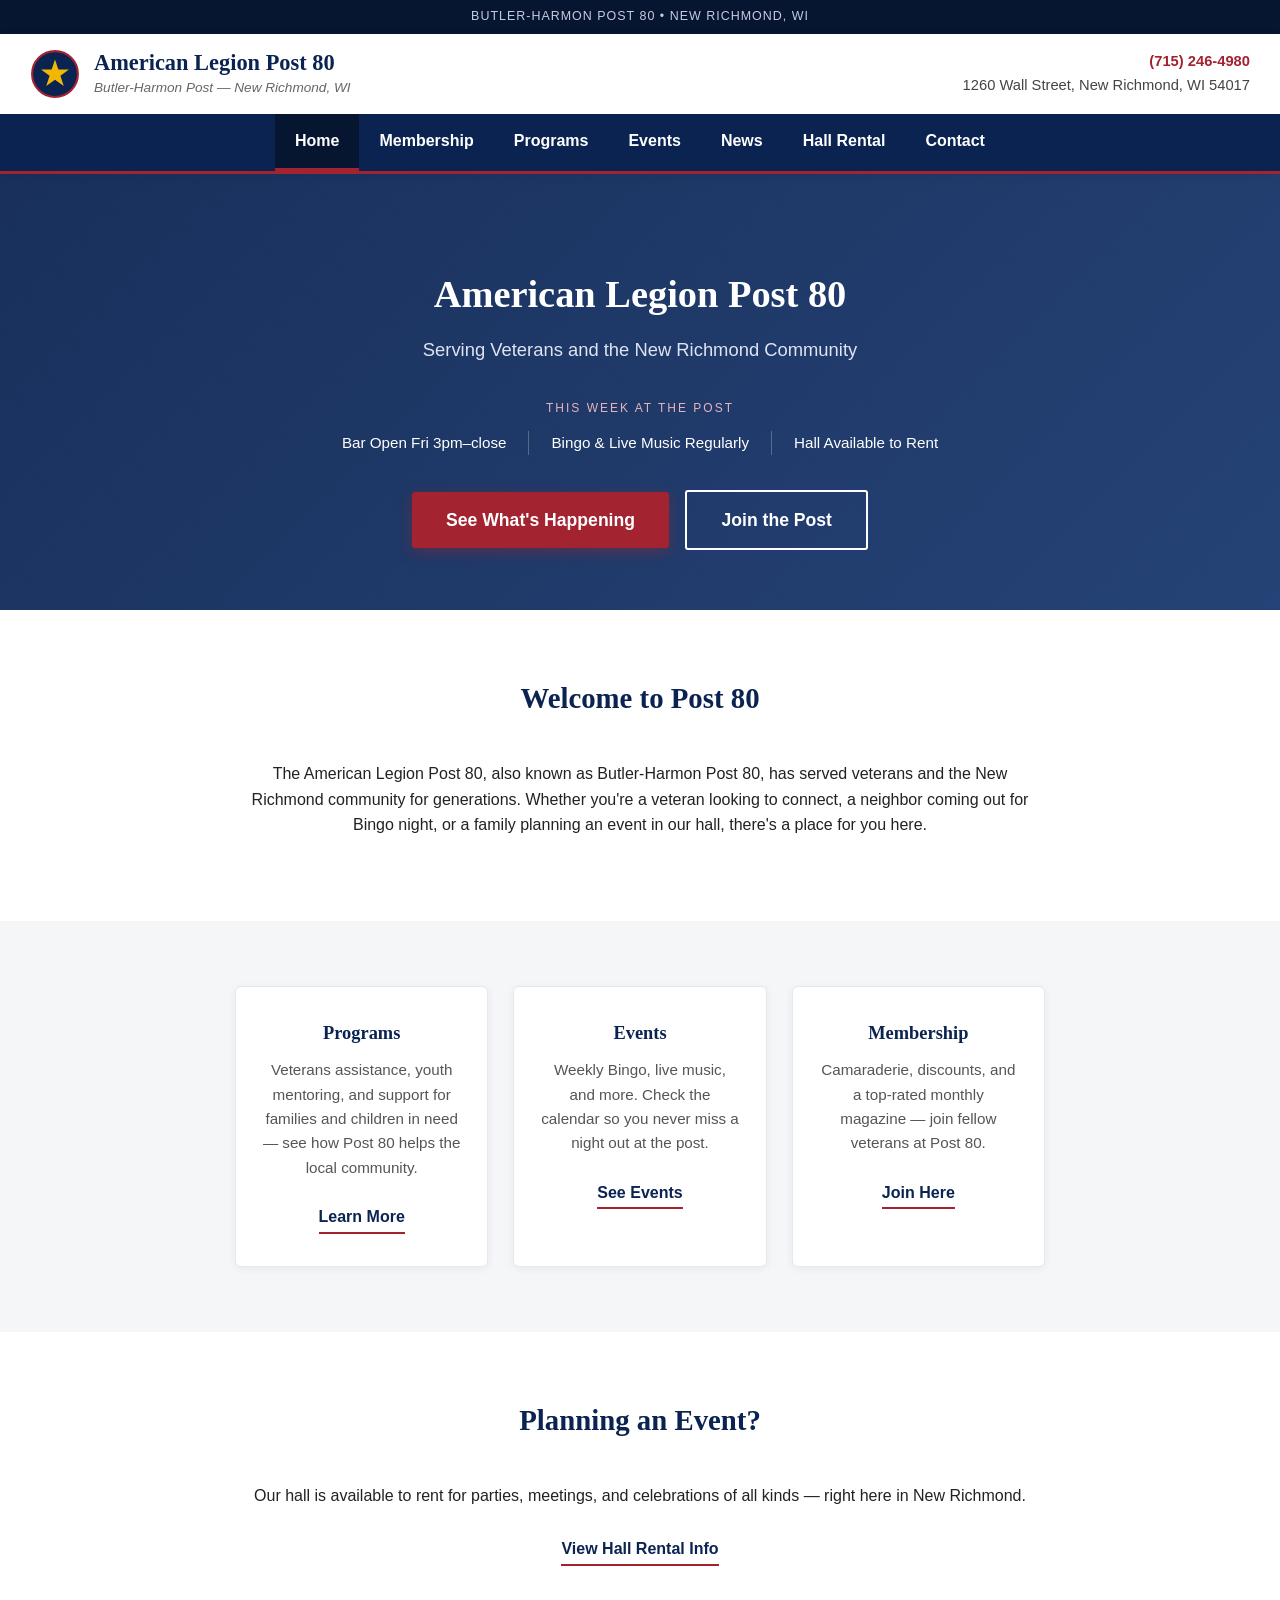
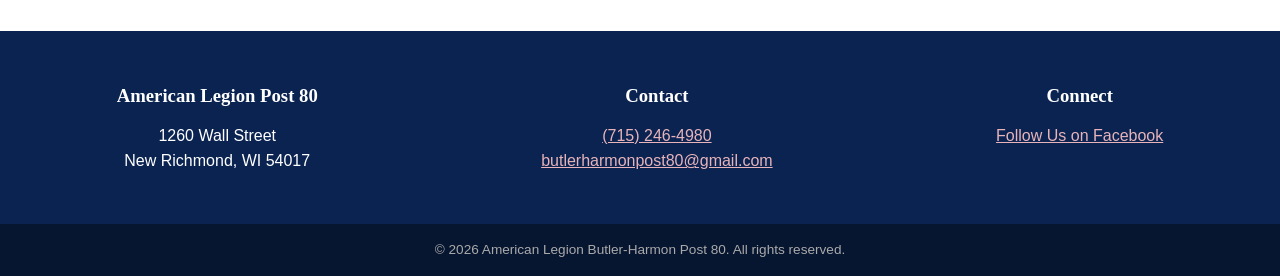
<file: index.html>
<!DOCTYPE html>
<html lang="en">
<head>
<meta charset="UTF-8">
<meta name="viewport" content="width=device-width, initial-scale=1.0">
<title>American Legion Post 80 - New Richmond, WI</title>
<link rel="stylesheet" href="style.css">
</head>
<body>

<div class="masthead">Butler-Harmon Post 80 &bull; New Richmond, WI</div>

<header class="site-header">
  <div class="header-inner">
    <a href="index.html" class="logo-block">
      <svg class="logo-icon" viewBox="0 0 24 24" fill="none" xmlns="http://www.w3.org/2000/svg">
        <circle cx="12" cy="12" r="11" fill="#0a2351" stroke="#a32330" stroke-width="1"/>
        <path d="M12 5l1.6 4.8h5.1l-4.1 3 1.6 4.9-4.2-3-4.2 3 1.6-4.9-4.1-3h5.1L12 5z" fill="#f2b705"/>
      </svg>
      <div class="logo-text">
        <span class="logo-name">American Legion Post 80</span>
        <span class="tagline">Butler-Harmon Post &mdash; New Richmond, WI</span>
      </div>
    </a>
    <div class="header-contact">
      <div><a href="tel:7152464980">(715) 246-4980</a></div>
      <div>1260 Wall Street, New Richmond, WI 54017</div>
    </div>
  </div>
  <nav class="main-nav">
    <a href="index.html" class="active">Home</a>
    <a href="membership.html">Membership</a>
    <a href="programs.html">Programs</a>
    <a href="events.html">Events</a>
    <a href="news.html">News</a>
    <a href="hall-rental.html">Hall Rental</a>
    <a href="contact.html">Contact</a>
  </nav>
</header>

<section class="hero">
  <h1>American Legion Post 80</h1>
  <p class="hero-sub">Serving Veterans and the New Richmond Community</p>
  <div class="fact-bar-label">This Week at the Post</div>
  <div class="fact-bar">
    <span>Bar Open Fri 3pm&ndash;close</span>
    <span>Bingo &amp; Live Music Regularly</span>
    <span>Hall Available to Rent</span>
  </div>
  <a class="cta-button" href="events.html">See What's Happening</a>
  <a class="cta-button secondary" href="membership.html">Join the Post</a>
</section>

<section class="home-section">
  <div class="section-heading">
    <h2>Welcome to Post 80</h2>
  </div>
  <p>The American Legion Post 80, also known as Butler-Harmon Post 80, has served veterans and the New Richmond community for generations. Whether you're a veteran looking to connect, a neighbor coming out for Bingo night, or a family planning an event in our hall, there's a place for you here.</p>
</section>

<section class="home-section alt">
  <div class="highlight-cards">
    <div class="highlight-card">
      <h3>Programs</h3>
      <p>Veterans assistance, youth mentoring, and support for families and children in need &mdash; see how Post 80 helps the local community.</p>
      <a class="text-link" href="programs.html">Learn More</a>
    </div>
    <div class="highlight-card">
      <h3>Events</h3>
      <p>Weekly Bingo, live music, and more. Check the calendar so you never miss a night out at the post.</p>
      <a class="text-link" href="events.html">See Events</a>
    </div>
    <div class="highlight-card">
      <h3>Membership</h3>
      <p>Camaraderie, discounts, and a top-rated monthly magazine &mdash; join fellow veterans at Post 80.</p>
      <a class="text-link" href="membership.html">Join Here</a>
    </div>
  </div>
</section>

<section class="home-section">
  <div class="section-heading">
    <h2>Planning an Event?</h2>
  </div>
  <p>Our hall is available to rent for parties, meetings, and celebrations of all kinds &mdash; right here in New Richmond.</p>
  <a class="text-link" href="hall-rental.html">View Hall Rental Info</a>
</section>

<footer class="site-footer">
  <div class="footer-column">
    <h3>American Legion Post 80</h3>
    <p>1260 Wall Street<br>New Richmond, WI 54017</p>
  </div>
  <div class="footer-column">
    <h3>Contact</h3>
    <p><a href="tel:7152464980">(715) 246-4980</a></p>
    <p><a href="mailto:butlerharmonpost80@gmail.com">butlerharmonpost80@gmail.com</a></p>
  </div>
  <div class="footer-column">
    <h3>Connect</h3>
    <p><a href="https://www.facebook.com/" target="_blank" rel="noopener">Follow Us on Facebook</a></p>
  </div>
</footer>
<div class="copyright">&copy; 2026 American Legion Butler-Harmon Post 80. All rights reserved.</div>

</body>
</html>
</file>
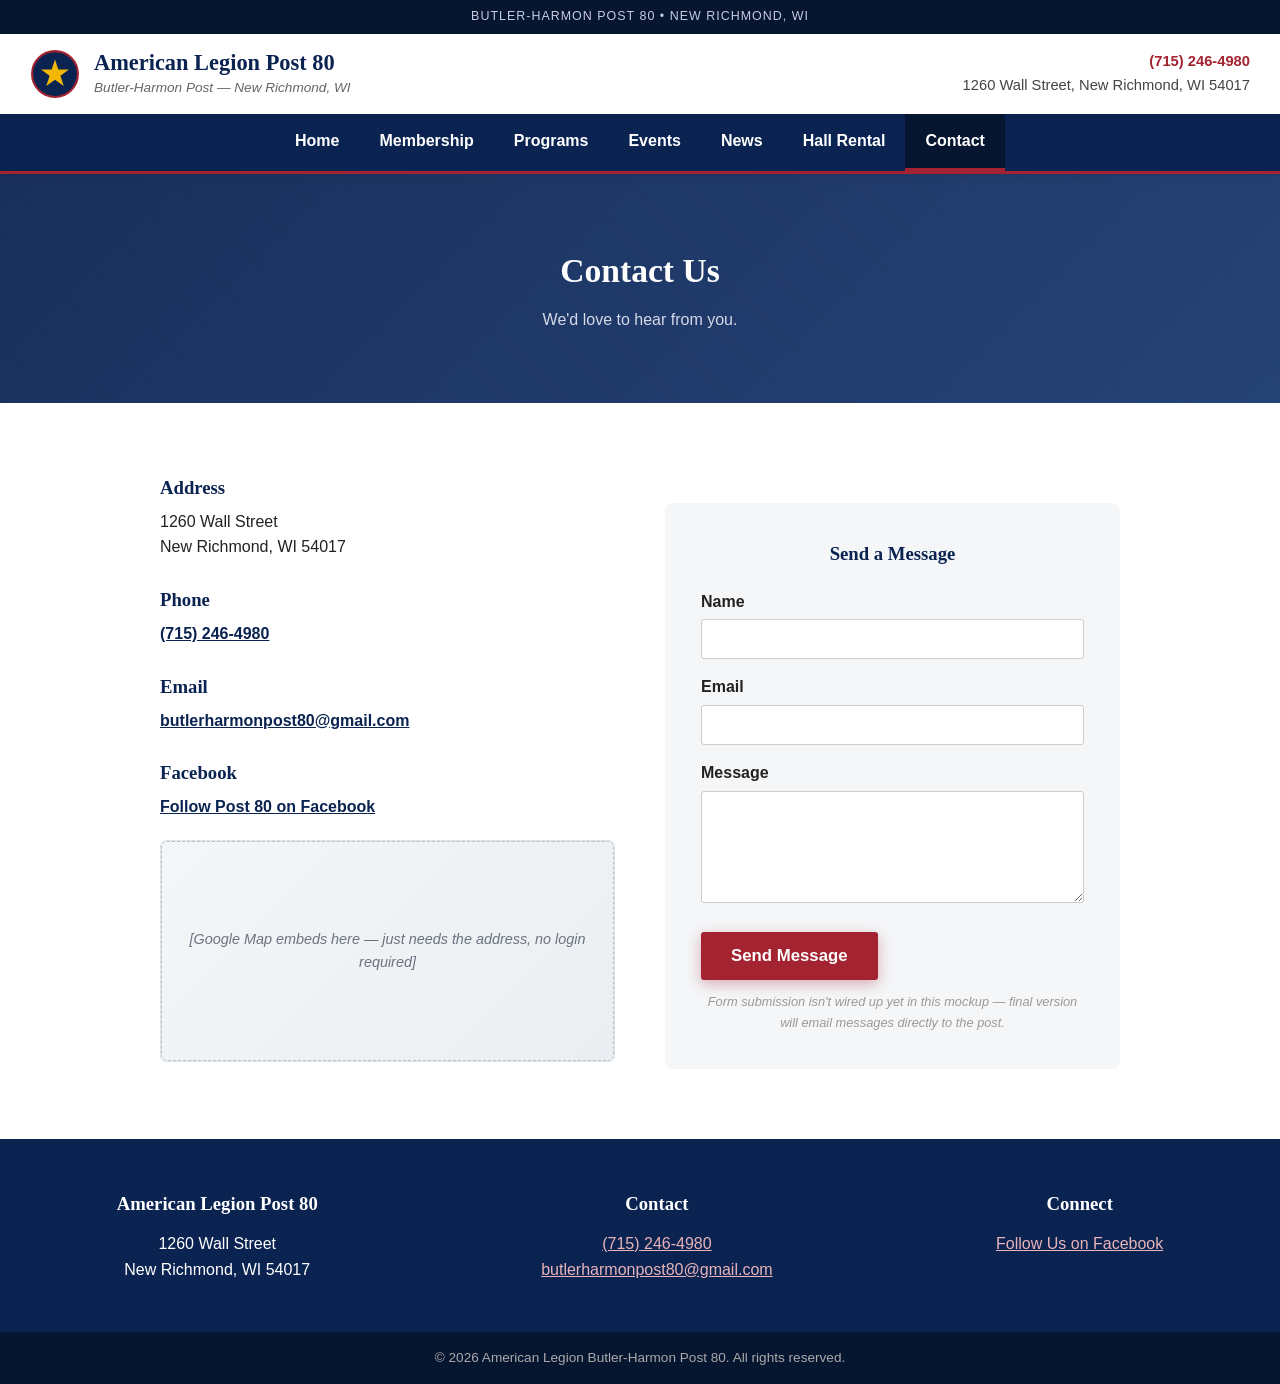
<file: contact.html>
<!DOCTYPE html>
<html lang="en">
<head>
<meta charset="UTF-8">
<meta name="viewport" content="width=device-width, initial-scale=1.0">
<title>Contact - American Legion Post 80</title>
<link rel="stylesheet" href="style.css">
</head>
<body>

<div class="masthead">Butler-Harmon Post 80 &bull; New Richmond, WI</div>

<header class="site-header">
  <div class="header-inner">
    <a href="index.html" class="logo-block">
      <svg class="logo-icon" viewBox="0 0 24 24" fill="none" xmlns="http://www.w3.org/2000/svg">
        <circle cx="12" cy="12" r="11" fill="#0a2351" stroke="#a32330" stroke-width="1"/>
        <path d="M12 5l1.6 4.8h5.1l-4.1 3 1.6 4.9-4.2-3-4.2 3 1.6-4.9-4.1-3h5.1L12 5z" fill="#f2b705"/>
      </svg>
      <div class="logo-text">
        <span class="logo-name">American Legion Post 80</span>
        <span class="tagline">Butler-Harmon Post &mdash; New Richmond, WI</span>
      </div>
    </a>
    <div class="header-contact">
      <div><a href="tel:7152464980">(715) 246-4980</a></div>
      <div>1260 Wall Street, New Richmond, WI 54017</div>
    </div>
  </div>
  <nav class="main-nav">
    <a href="index.html">Home</a>
    <a href="membership.html">Membership</a>
    <a href="programs.html">Programs</a>
    <a href="events.html">Events</a>
    <a href="news.html">News</a>
    <a href="hall-rental.html">Hall Rental</a>
    <a href="contact.html" class="active">Contact</a>
  </nav>
</header>

<section class="page-banner">
  <h1>Contact Us</h1>
  <p>We'd love to hear from you.</p>
</section>

<div class="contact-page">
  <div class="contact-info">
    <h3>Address</h3>
    <p>1260 Wall Street<br>New Richmond, WI 54017</p>

    <h3>Phone</h3>
    <p><a href="tel:7152464980">(715) 246-4980</a></p>

    <h3>Email</h3>
    <p><a href="mailto:butlerharmonpost80@gmail.com">butlerharmonpost80@gmail.com</a></p>

    <h3>Facebook</h3>
    <p><a href="https://www.facebook.com/" target="_blank" rel="noopener">Follow Post 80 on Facebook</a></p>

    <div class="map-embed">
      <div class="gallery-placeholder" style="height:220px;">[Google Map embeds here &mdash; just needs the address, no login required]</div>
    </div>
  </div>

  <div class="contact-form-wrap">
    <div class="form-card">
      <h3>Send a Message</h3>
      <form>
        <label for="c-name">Name</label>
        <input type="text" id="c-name" name="name" required>

        <label for="c-email">Email</label>
        <input type="email" id="c-email" name="email" required>

        <label for="c-message">Message</label>
        <textarea id="c-message" name="message" rows="5" required></textarea>

        <button type="submit">Send Message</button>
      </form>
      <p class="form-note">Form submission isn't wired up yet in this mockup &mdash; final version will email messages directly to the post.</p>
    </div>
  </div>
</div>

<footer class="site-footer">
  <div class="footer-column">
    <h3>American Legion Post 80</h3>
    <p>1260 Wall Street<br>New Richmond, WI 54017</p>
  </div>
  <div class="footer-column">
    <h3>Contact</h3>
    <p><a href="tel:7152464980">(715) 246-4980</a></p>
    <p><a href="mailto:butlerharmonpost80@gmail.com">butlerharmonpost80@gmail.com</a></p>
  </div>
  <div class="footer-column">
    <h3>Connect</h3>
    <p><a href="https://www.facebook.com/" target="_blank" rel="noopener">Follow Us on Facebook</a></p>
  </div>
</footer>
<div class="copyright">&copy; 2026 American Legion Butler-Harmon Post 80. All rights reserved.</div>

</body>
</html>
</file>
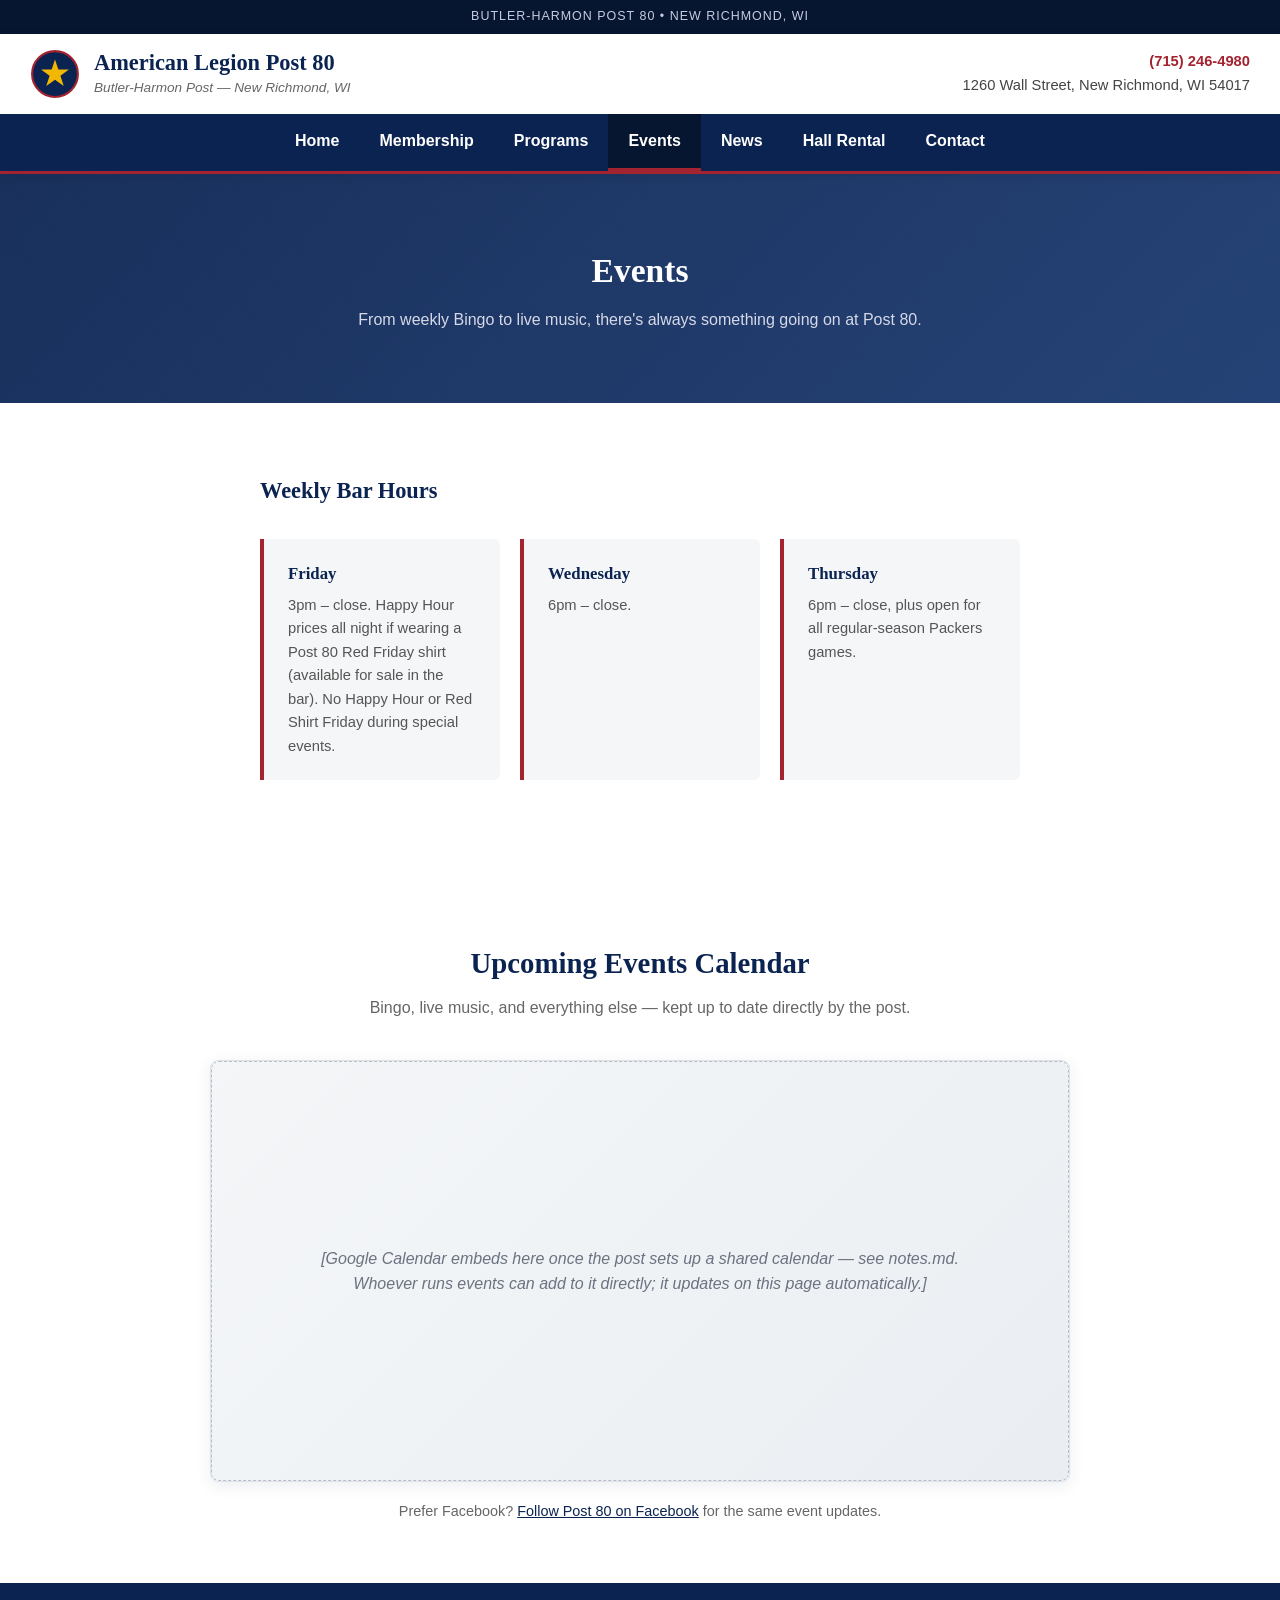
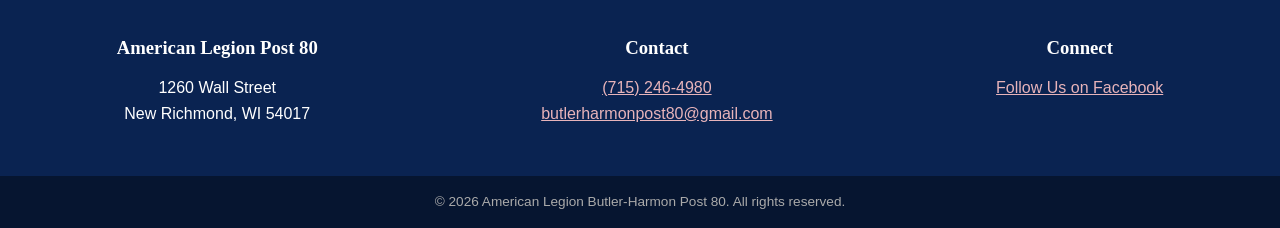
<file: events.html>
<!DOCTYPE html>
<html lang="en">
<head>
<meta charset="UTF-8">
<meta name="viewport" content="width=device-width, initial-scale=1.0">
<title>Events - American Legion Post 80</title>
<link rel="stylesheet" href="style.css">
</head>
<body>

<div class="masthead">Butler-Harmon Post 80 &bull; New Richmond, WI</div>

<header class="site-header">
  <div class="header-inner">
    <a href="index.html" class="logo-block">
      <svg class="logo-icon" viewBox="0 0 24 24" fill="none" xmlns="http://www.w3.org/2000/svg">
        <circle cx="12" cy="12" r="11" fill="#0a2351" stroke="#a32330" stroke-width="1"/>
        <path d="M12 5l1.6 4.8h5.1l-4.1 3 1.6 4.9-4.2-3-4.2 3 1.6-4.9-4.1-3h5.1L12 5z" fill="#f2b705"/>
      </svg>
      <div class="logo-text">
        <span class="logo-name">American Legion Post 80</span>
        <span class="tagline">Butler-Harmon Post &mdash; New Richmond, WI</span>
      </div>
    </a>
    <div class="header-contact">
      <div><a href="tel:7152464980">(715) 246-4980</a></div>
      <div>1260 Wall Street, New Richmond, WI 54017</div>
    </div>
  </div>
  <nav class="main-nav">
    <a href="index.html">Home</a>
    <a href="membership.html">Membership</a>
    <a href="programs.html">Programs</a>
    <a href="events.html" class="active">Events</a>
    <a href="news.html">News</a>
    <a href="hall-rental.html">Hall Rental</a>
    <a href="contact.html">Contact</a>
  </nav>
</header>

<section class="page-banner">
  <h1>Events</h1>
  <p>From weekly Bingo to live music, there's always something going on at Post 80.</p>
</section>

<div class="content-page">
  <h2>Weekly Bar Hours</h2>
  <div class="info-cards">
    <div class="info-card">
      <h3>Friday</h3>
      <p>3pm &ndash; close. Happy Hour prices all night if wearing a Post 80 Red Friday shirt (available for sale in the bar). No Happy Hour or Red Shirt Friday during special events.</p>
    </div>
    <div class="info-card">
      <h3>Wednesday</h3>
      <p>6pm &ndash; close.</p>
    </div>
    <div class="info-card">
      <h3>Thursday</h3>
      <p>6pm &ndash; close, plus open for all regular-season Packers games.</p>
    </div>
  </div>
</div>

<section class="calendar-section">
  <div class="section-heading">
    <h2>Upcoming Events Calendar</h2>
    <p>Bingo, live music, and everything else &mdash; kept up to date directly by the post.</p>
  </div>

  <div class="calendar-embed-frame">
    <div class="calendar-placeholder">
      [Google Calendar embeds here once the post sets up a shared calendar &mdash; see notes.md.<br>
      Whoever runs events can add to it directly; it updates on this page automatically.]
    </div>
  </div>
  <p class="calendar-note">Prefer Facebook? <a href="https://www.facebook.com/" target="_blank" rel="noopener">Follow Post 80 on Facebook</a> for the same event updates.</p>
</section>

<footer class="site-footer">
  <div class="footer-column">
    <h3>American Legion Post 80</h3>
    <p>1260 Wall Street<br>New Richmond, WI 54017</p>
  </div>
  <div class="footer-column">
    <h3>Contact</h3>
    <p><a href="tel:7152464980">(715) 246-4980</a></p>
    <p><a href="mailto:butlerharmonpost80@gmail.com">butlerharmonpost80@gmail.com</a></p>
  </div>
  <div class="footer-column">
    <h3>Connect</h3>
    <p><a href="https://www.facebook.com/" target="_blank" rel="noopener">Follow Us on Facebook</a></p>
  </div>
</footer>
<div class="copyright">&copy; 2026 American Legion Butler-Harmon Post 80. All rights reserved.</div>

</body>
</html>
</file>
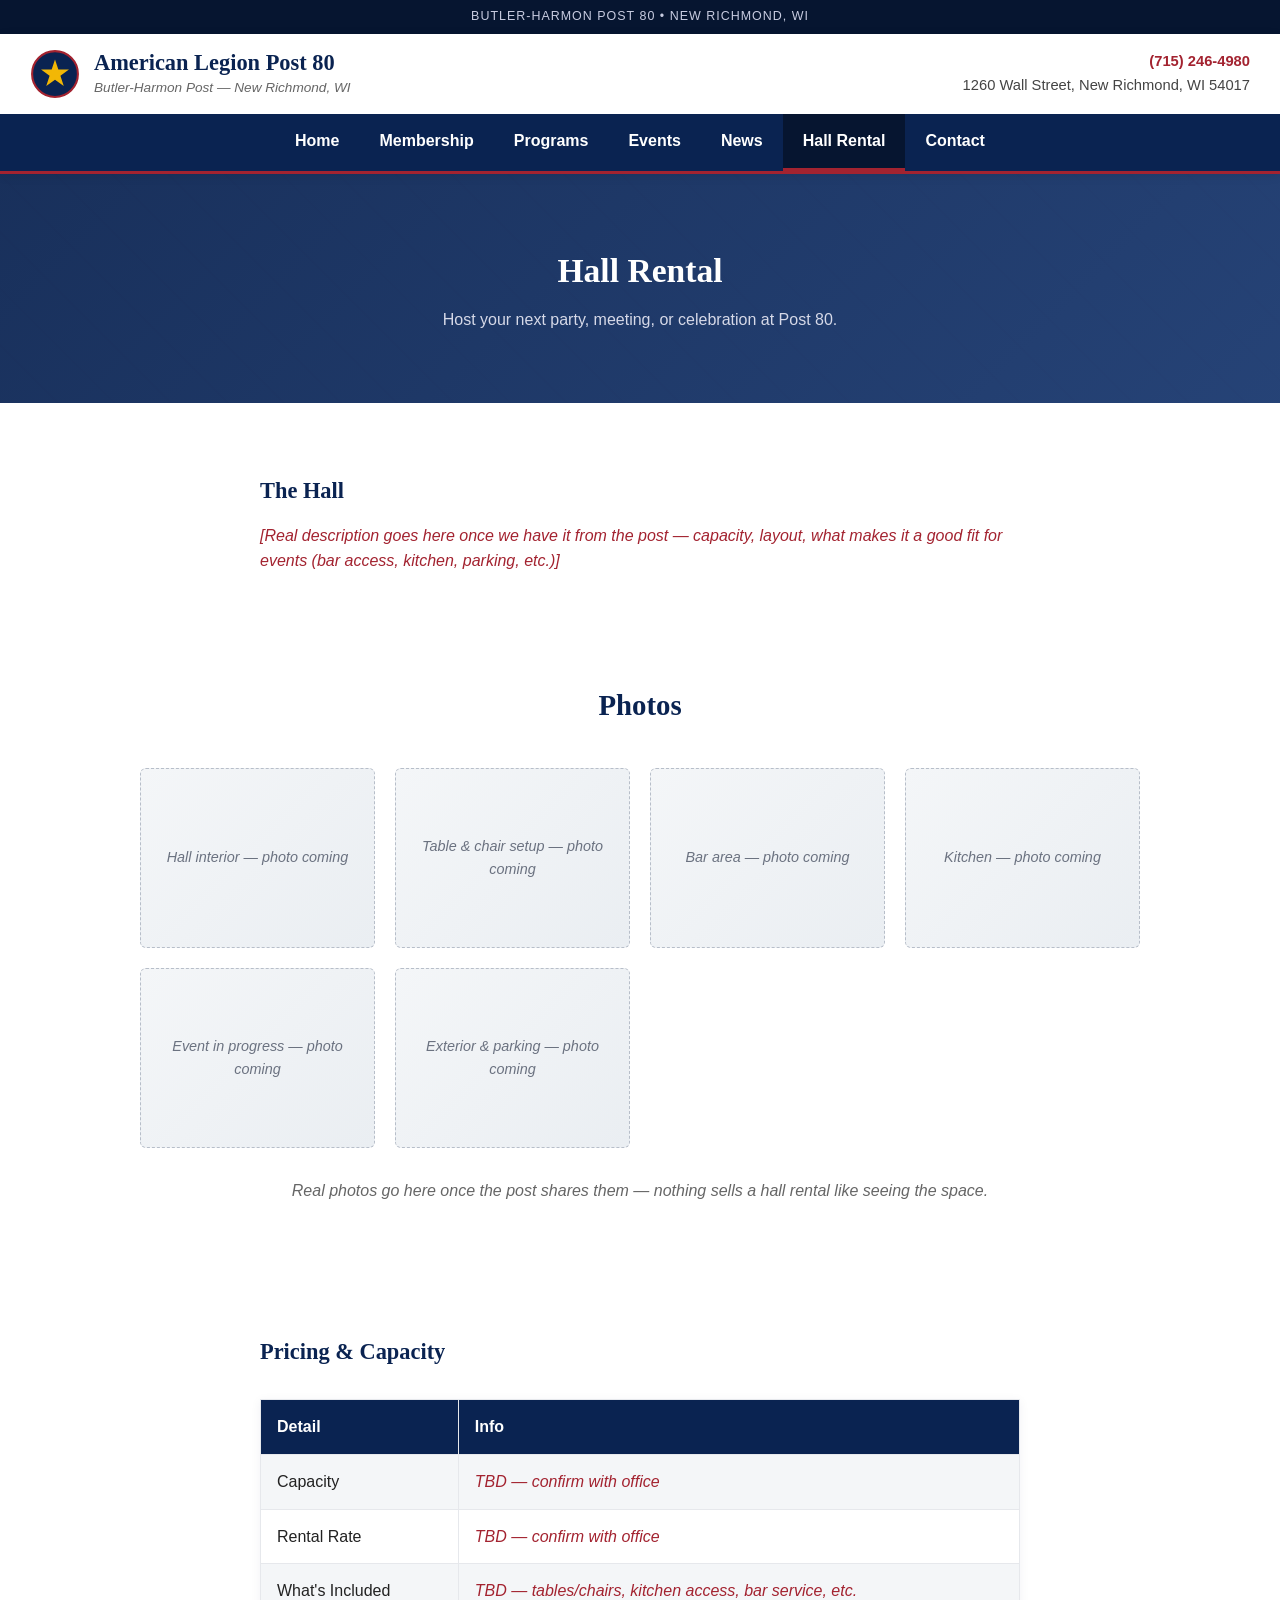
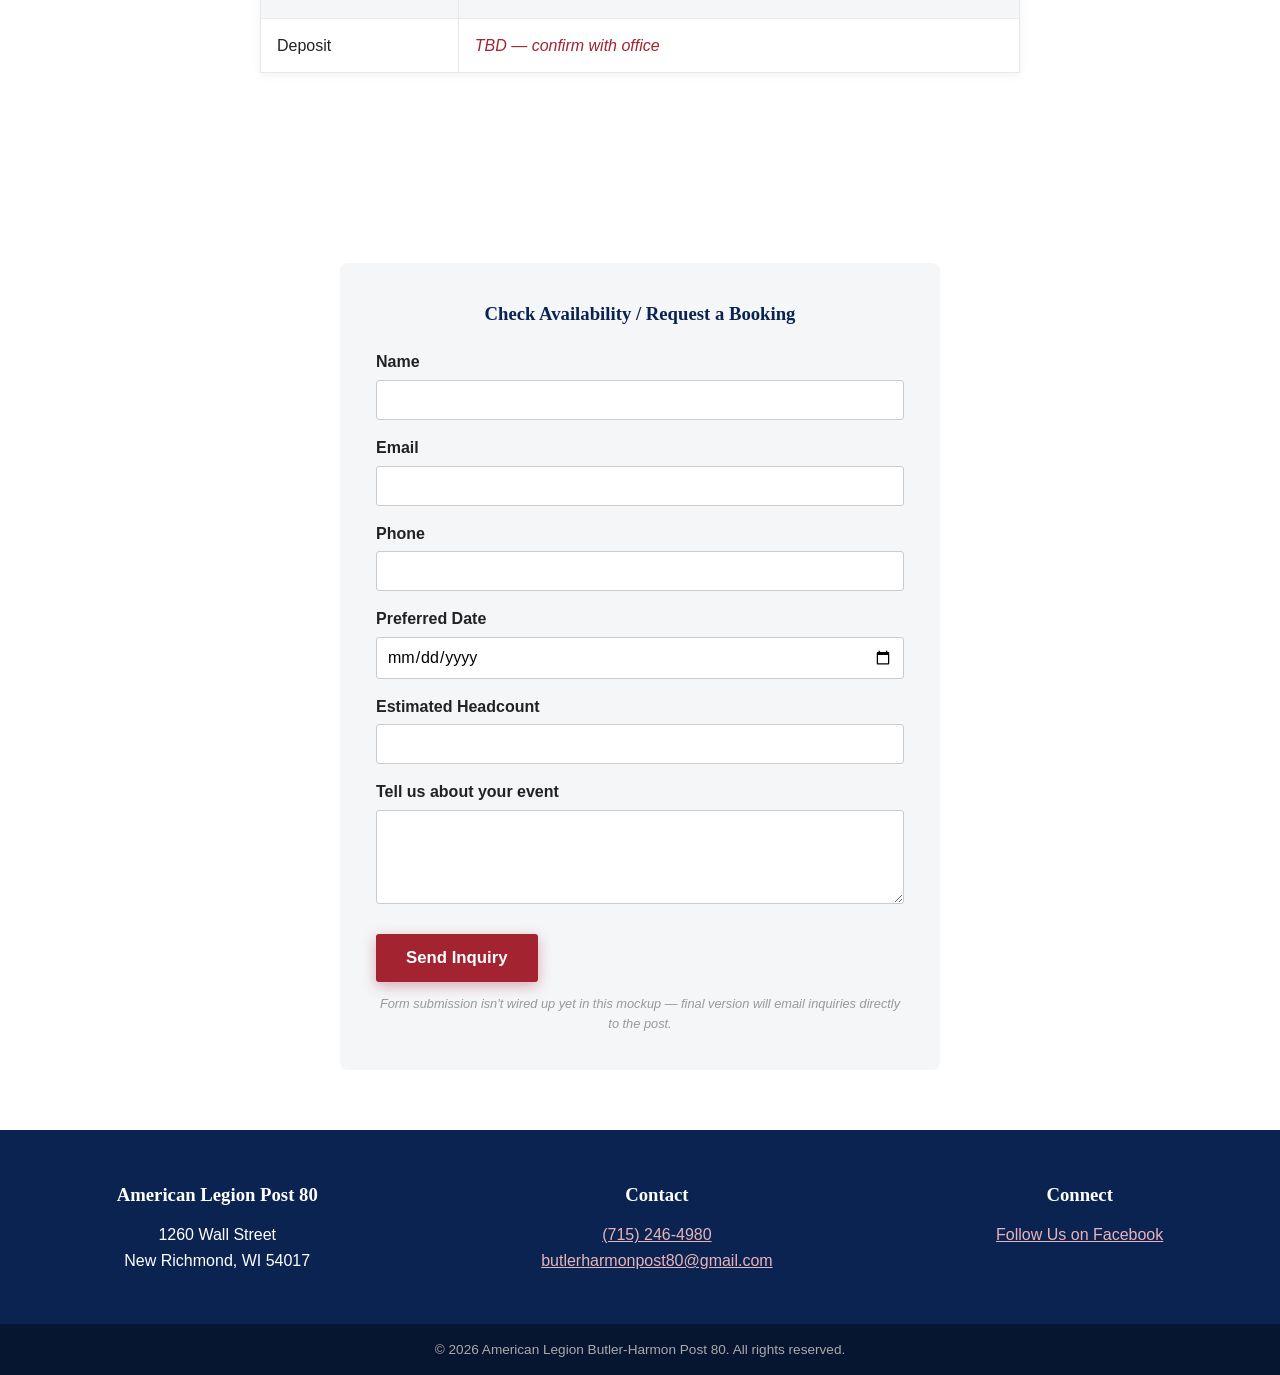
<file: hall-rental.html>
<!DOCTYPE html>
<html lang="en">
<head>
<meta charset="UTF-8">
<meta name="viewport" content="width=device-width, initial-scale=1.0">
<title>Hall Rental - American Legion Post 80</title>
<link rel="stylesheet" href="style.css">
</head>
<body>

<div class="masthead">Butler-Harmon Post 80 &bull; New Richmond, WI</div>

<header class="site-header">
  <div class="header-inner">
    <a href="index.html" class="logo-block">
      <svg class="logo-icon" viewBox="0 0 24 24" fill="none" xmlns="http://www.w3.org/2000/svg">
        <circle cx="12" cy="12" r="11" fill="#0a2351" stroke="#a32330" stroke-width="1"/>
        <path d="M12 5l1.6 4.8h5.1l-4.1 3 1.6 4.9-4.2-3-4.2 3 1.6-4.9-4.1-3h5.1L12 5z" fill="#f2b705"/>
      </svg>
      <div class="logo-text">
        <span class="logo-name">American Legion Post 80</span>
        <span class="tagline">Butler-Harmon Post &mdash; New Richmond, WI</span>
      </div>
    </a>
    <div class="header-contact">
      <div><a href="tel:7152464980">(715) 246-4980</a></div>
      <div>1260 Wall Street, New Richmond, WI 54017</div>
    </div>
  </div>
  <nav class="main-nav">
    <a href="index.html">Home</a>
    <a href="membership.html">Membership</a>
    <a href="programs.html">Programs</a>
    <a href="events.html">Events</a>
    <a href="news.html">News</a>
    <a href="hall-rental.html" class="active">Hall Rental</a>
    <a href="contact.html">Contact</a>
  </nav>
</header>

<section class="page-banner">
  <h1>Hall Rental</h1>
  <p>Host your next party, meeting, or celebration at Post 80.</p>
</section>

<div class="content-page">
  <h2>The Hall</h2>
  <p><span class="tbd">[Real description goes here once we have it from the post &mdash; capacity, layout, what makes it a good fit for events (bar access, kitchen, parking, etc.)]</span></p>
</div>

<section class="gallery">
  <div class="section-heading">
    <h2>Photos</h2>
  </div>
  <div class="gallery-grid">
    <div class="gallery-placeholder">Hall interior &mdash; photo coming</div>
    <div class="gallery-placeholder">Table &amp; chair setup &mdash; photo coming</div>
    <div class="gallery-placeholder">Bar area &mdash; photo coming</div>
    <div class="gallery-placeholder">Kitchen &mdash; photo coming</div>
    <div class="gallery-placeholder">Event in progress &mdash; photo coming</div>
    <div class="gallery-placeholder">Exterior &amp; parking &mdash; photo coming</div>
  </div>
  <p class="gallery-note">Real photos go here once the post shares them &mdash; nothing sells a hall rental like seeing the space.</p>
</section>

<div class="content-page">
  <h2>Pricing &amp; Capacity</h2>
  <table class="pricing-table">
    <tr>
      <th>Detail</th>
      <th>Info</th>
    </tr>
    <tr>
      <td>Capacity</td>
      <td class="tbd">TBD &mdash; confirm with office</td>
    </tr>
    <tr>
      <td>Rental Rate</td>
      <td class="tbd">TBD &mdash; confirm with office</td>
    </tr>
    <tr>
      <td>What's Included</td>
      <td class="tbd">TBD &mdash; tables/chairs, kitchen access, bar service, etc.</td>
    </tr>
    <tr>
      <td>Deposit</td>
      <td class="tbd">TBD &mdash; confirm with office</td>
    </tr>
  </table>
</div>

<section class="calendar-section">
  <div class="form-card">
    <h3>Check Availability / Request a Booking</h3>
    <form>
      <label for="name">Name</label>
      <input type="text" id="name" name="name" required>

      <label for="email">Email</label>
      <input type="email" id="email" name="email" required>

      <label for="phone">Phone</label>
      <input type="tel" id="phone" name="phone">

      <label for="event-date">Preferred Date</label>
      <input type="date" id="event-date" name="event-date">

      <label for="headcount">Estimated Headcount</label>
      <input type="number" id="headcount" name="headcount" min="1">

      <label for="details">Tell us about your event</label>
      <textarea id="details" name="details" rows="4"></textarea>

      <button type="submit">Send Inquiry</button>
    </form>
    <p class="form-note">Form submission isn't wired up yet in this mockup &mdash; final version will email inquiries directly to the post.</p>
  </div>
</section>

<footer class="site-footer">
  <div class="footer-column">
    <h3>American Legion Post 80</h3>
    <p>1260 Wall Street<br>New Richmond, WI 54017</p>
  </div>
  <div class="footer-column">
    <h3>Contact</h3>
    <p><a href="tel:7152464980">(715) 246-4980</a></p>
    <p><a href="mailto:butlerharmonpost80@gmail.com">butlerharmonpost80@gmail.com</a></p>
  </div>
  <div class="footer-column">
    <h3>Connect</h3>
    <p><a href="https://www.facebook.com/" target="_blank" rel="noopener">Follow Us on Facebook</a></p>
  </div>
</footer>
<div class="copyright">&copy; 2026 American Legion Butler-Harmon Post 80. All rights reserved.</div>

</body>
</html>
</file>
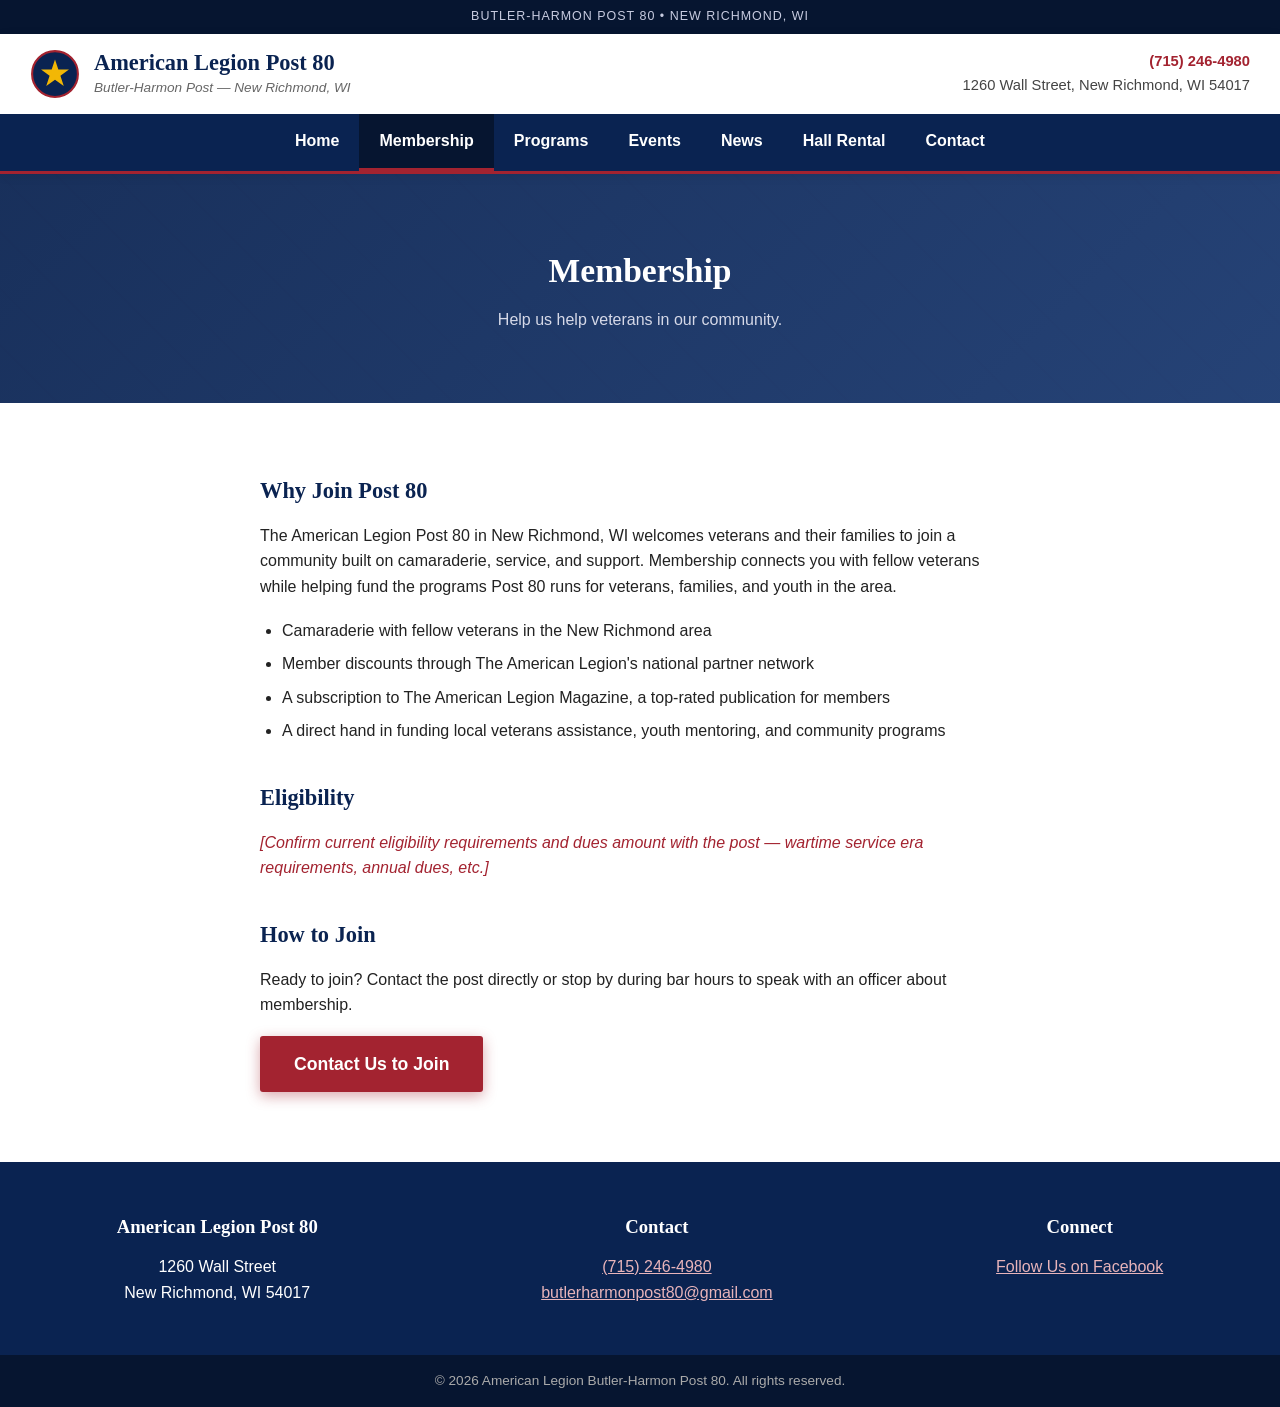
<file: membership.html>
<!DOCTYPE html>
<html lang="en">
<head>
<meta charset="UTF-8">
<meta name="viewport" content="width=device-width, initial-scale=1.0">
<title>Membership - American Legion Post 80</title>
<link rel="stylesheet" href="style.css">
</head>
<body>

<div class="masthead">Butler-Harmon Post 80 &bull; New Richmond, WI</div>

<header class="site-header">
  <div class="header-inner">
    <a href="index.html" class="logo-block">
      <svg class="logo-icon" viewBox="0 0 24 24" fill="none" xmlns="http://www.w3.org/2000/svg">
        <circle cx="12" cy="12" r="11" fill="#0a2351" stroke="#a32330" stroke-width="1"/>
        <path d="M12 5l1.6 4.8h5.1l-4.1 3 1.6 4.9-4.2-3-4.2 3 1.6-4.9-4.1-3h5.1L12 5z" fill="#f2b705"/>
      </svg>
      <div class="logo-text">
        <span class="logo-name">American Legion Post 80</span>
        <span class="tagline">Butler-Harmon Post &mdash; New Richmond, WI</span>
      </div>
    </a>
    <div class="header-contact">
      <div><a href="tel:7152464980">(715) 246-4980</a></div>
      <div>1260 Wall Street, New Richmond, WI 54017</div>
    </div>
  </div>
  <nav class="main-nav">
    <a href="index.html">Home</a>
    <a href="membership.html" class="active">Membership</a>
    <a href="programs.html">Programs</a>
    <a href="events.html">Events</a>
    <a href="news.html">News</a>
    <a href="hall-rental.html">Hall Rental</a>
    <a href="contact.html">Contact</a>
  </nav>
</header>

<section class="page-banner">
  <h1>Membership</h1>
  <p>Help us help veterans in our community.</p>
</section>

<div class="content-page">
  <h2>Why Join Post 80</h2>
  <p>The American Legion Post 80 in New Richmond, WI welcomes veterans and their families to join a community built on camaraderie, service, and support. Membership connects you with fellow veterans while helping fund the programs Post 80 runs for veterans, families, and youth in the area.</p>

  <ul>
    <li>Camaraderie with fellow veterans in the New Richmond area</li>
    <li>Member discounts through The American Legion's national partner network</li>
    <li>A subscription to The American Legion Magazine, a top-rated publication for members</li>
    <li>A direct hand in funding local veterans assistance, youth mentoring, and community programs</li>
  </ul>

  <h2>Eligibility</h2>
  <p><span class="tbd">[Confirm current eligibility requirements and dues amount with the post &mdash; wartime service era requirements, annual dues, etc.]</span></p>

  <h2>How to Join</h2>
  <p>Ready to join? Contact the post directly or stop by during bar hours to speak with an officer about membership.</p>
  <a class="cta-button" href="contact.html">Contact Us to Join</a>
</div>

<footer class="site-footer">
  <div class="footer-column">
    <h3>American Legion Post 80</h3>
    <p>1260 Wall Street<br>New Richmond, WI 54017</p>
  </div>
  <div class="footer-column">
    <h3>Contact</h3>
    <p><a href="tel:7152464980">(715) 246-4980</a></p>
    <p><a href="mailto:butlerharmonpost80@gmail.com">butlerharmonpost80@gmail.com</a></p>
  </div>
  <div class="footer-column">
    <h3>Connect</h3>
    <p><a href="https://www.facebook.com/" target="_blank" rel="noopener">Follow Us on Facebook</a></p>
  </div>
</footer>
<div class="copyright">&copy; 2026 American Legion Butler-Harmon Post 80. All rights reserved.</div>

</body>
</html>
</file>
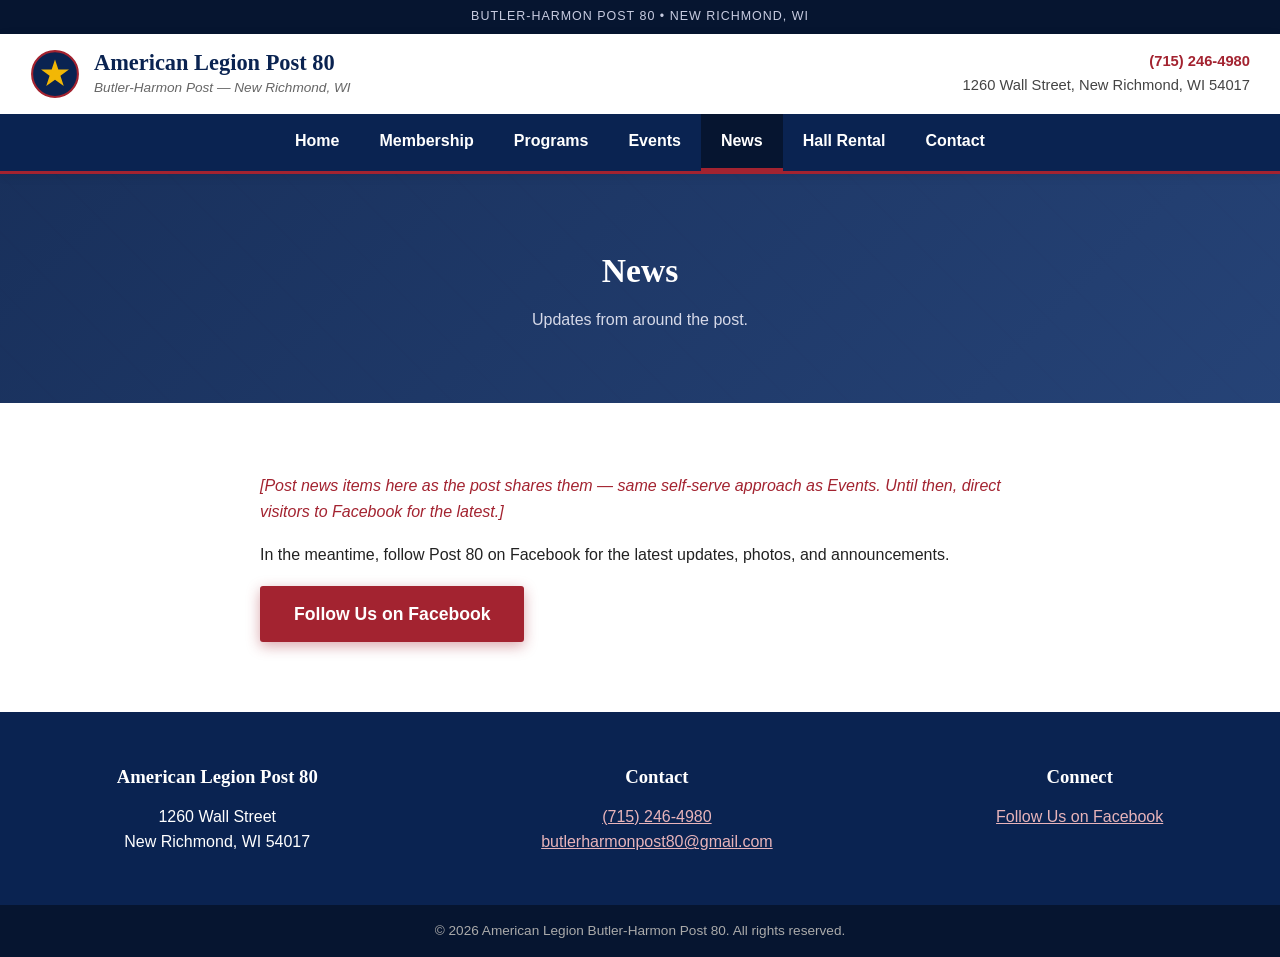
<file: news.html>
<!DOCTYPE html>
<html lang="en">
<head>
<meta charset="UTF-8">
<meta name="viewport" content="width=device-width, initial-scale=1.0">
<title>News - American Legion Post 80</title>
<link rel="stylesheet" href="style.css">
</head>
<body>

<div class="masthead">Butler-Harmon Post 80 &bull; New Richmond, WI</div>

<header class="site-header">
  <div class="header-inner">
    <a href="index.html" class="logo-block">
      <svg class="logo-icon" viewBox="0 0 24 24" fill="none" xmlns="http://www.w3.org/2000/svg">
        <circle cx="12" cy="12" r="11" fill="#0a2351" stroke="#a32330" stroke-width="1"/>
        <path d="M12 5l1.6 4.8h5.1l-4.1 3 1.6 4.9-4.2-3-4.2 3 1.6-4.9-4.1-3h5.1L12 5z" fill="#f2b705"/>
      </svg>
      <div class="logo-text">
        <span class="logo-name">American Legion Post 80</span>
        <span class="tagline">Butler-Harmon Post &mdash; New Richmond, WI</span>
      </div>
    </a>
    <div class="header-contact">
      <div><a href="tel:7152464980">(715) 246-4980</a></div>
      <div>1260 Wall Street, New Richmond, WI 54017</div>
    </div>
  </div>
  <nav class="main-nav">
    <a href="index.html">Home</a>
    <a href="membership.html">Membership</a>
    <a href="programs.html">Programs</a>
    <a href="events.html">Events</a>
    <a href="news.html" class="active">News</a>
    <a href="hall-rental.html">Hall Rental</a>
    <a href="contact.html">Contact</a>
  </nav>
</header>

<section class="page-banner">
  <h1>News</h1>
  <p>Updates from around the post.</p>
</section>

<div class="content-page">
  <p><span class="tbd">[Post news items here as the post shares them &mdash; same self-serve approach as Events. Until then, direct visitors to Facebook for the latest.]</span></p>
  <p>In the meantime, follow Post 80 on Facebook for the latest updates, photos, and announcements.</p>
  <a class="cta-button" href="https://www.facebook.com/" target="_blank" rel="noopener">Follow Us on Facebook</a>
</div>

<footer class="site-footer">
  <div class="footer-column">
    <h3>American Legion Post 80</h3>
    <p>1260 Wall Street<br>New Richmond, WI 54017</p>
  </div>
  <div class="footer-column">
    <h3>Contact</h3>
    <p><a href="tel:7152464980">(715) 246-4980</a></p>
    <p><a href="mailto:butlerharmonpost80@gmail.com">butlerharmonpost80@gmail.com</a></p>
  </div>
  <div class="footer-column">
    <h3>Connect</h3>
    <p><a href="https://www.facebook.com/" target="_blank" rel="noopener">Follow Us on Facebook</a></p>
  </div>
</footer>
<div class="copyright">&copy; 2026 American Legion Butler-Harmon Post 80. All rights reserved.</div>

</body>
</html>
</file>
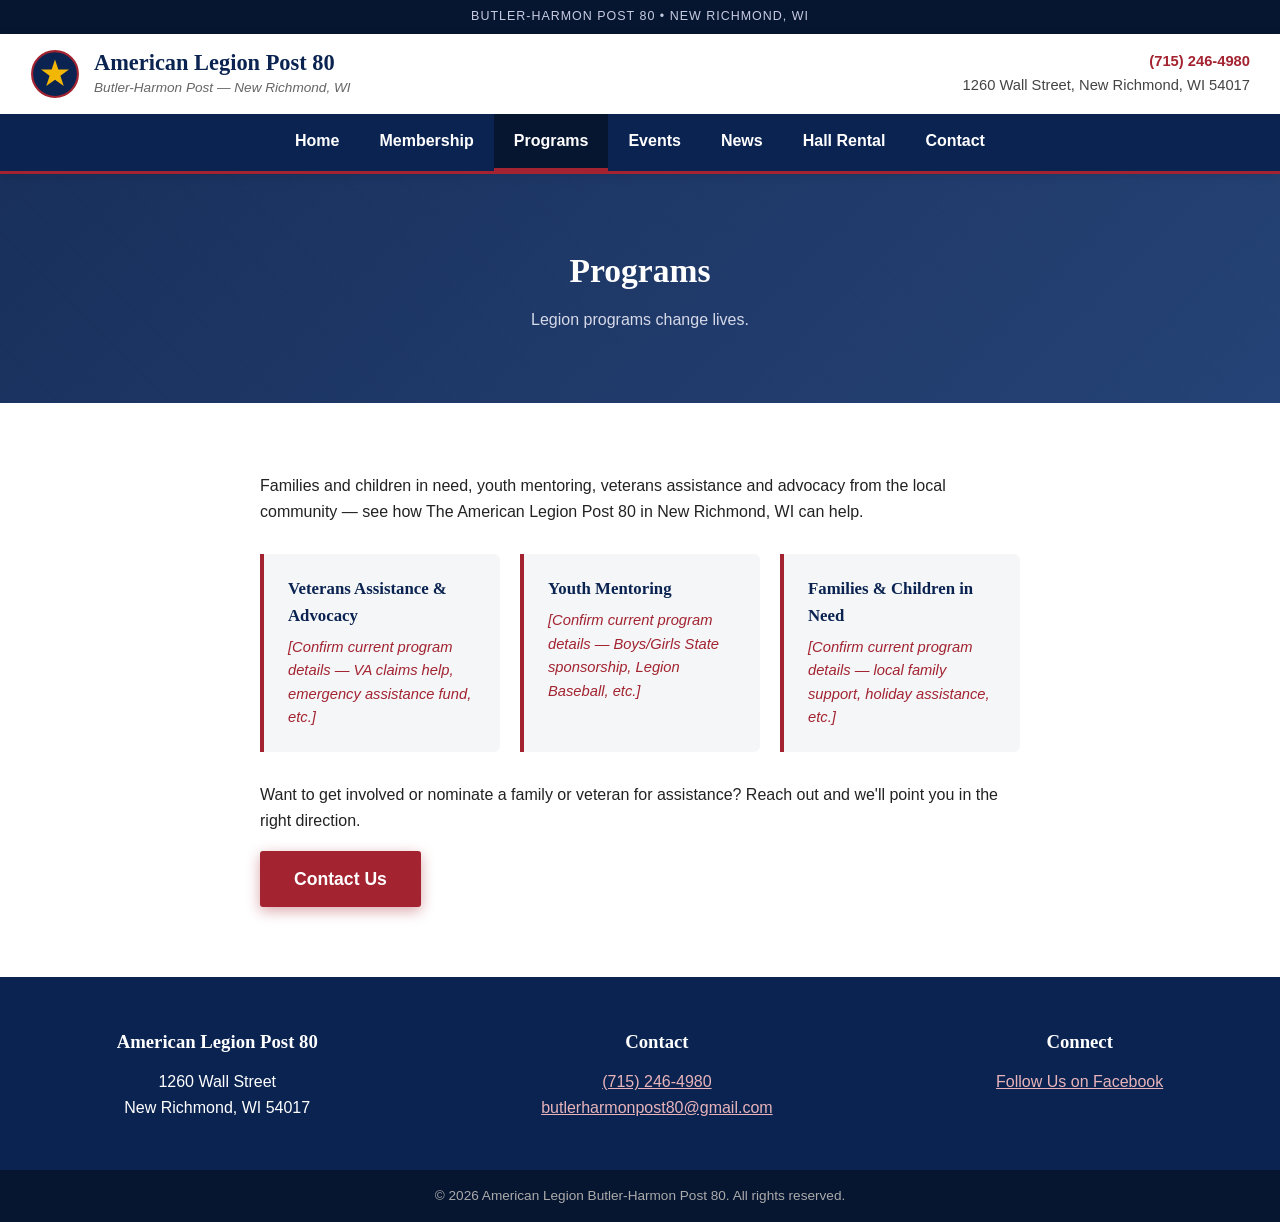
<file: programs.html>
<!DOCTYPE html>
<html lang="en">
<head>
<meta charset="UTF-8">
<meta name="viewport" content="width=device-width, initial-scale=1.0">
<title>Programs - American Legion Post 80</title>
<link rel="stylesheet" href="style.css">
</head>
<body>

<div class="masthead">Butler-Harmon Post 80 &bull; New Richmond, WI</div>

<header class="site-header">
  <div class="header-inner">
    <a href="index.html" class="logo-block">
      <svg class="logo-icon" viewBox="0 0 24 24" fill="none" xmlns="http://www.w3.org/2000/svg">
        <circle cx="12" cy="12" r="11" fill="#0a2351" stroke="#a32330" stroke-width="1"/>
        <path d="M12 5l1.6 4.8h5.1l-4.1 3 1.6 4.9-4.2-3-4.2 3 1.6-4.9-4.1-3h5.1L12 5z" fill="#f2b705"/>
      </svg>
      <div class="logo-text">
        <span class="logo-name">American Legion Post 80</span>
        <span class="tagline">Butler-Harmon Post &mdash; New Richmond, WI</span>
      </div>
    </a>
    <div class="header-contact">
      <div><a href="tel:7152464980">(715) 246-4980</a></div>
      <div>1260 Wall Street, New Richmond, WI 54017</div>
    </div>
  </div>
  <nav class="main-nav">
    <a href="index.html">Home</a>
    <a href="membership.html">Membership</a>
    <a href="programs.html" class="active">Programs</a>
    <a href="events.html">Events</a>
    <a href="news.html">News</a>
    <a href="hall-rental.html">Hall Rental</a>
    <a href="contact.html">Contact</a>
  </nav>
</header>

<section class="page-banner">
  <h1>Programs</h1>
  <p>Legion programs change lives.</p>
</section>

<div class="content-page">
  <p>Families and children in need, youth mentoring, veterans assistance and advocacy from the local community &mdash; see how The American Legion Post 80 in New Richmond, WI can help.</p>

  <div class="info-cards">
    <div class="info-card">
      <h3>Veterans Assistance &amp; Advocacy</h3>
      <p><span class="tbd">[Confirm current program details &mdash; VA claims help, emergency assistance fund, etc.]</span></p>
    </div>
    <div class="info-card">
      <h3>Youth Mentoring</h3>
      <p><span class="tbd">[Confirm current program details &mdash; Boys/Girls State sponsorship, Legion Baseball, etc.]</span></p>
    </div>
    <div class="info-card">
      <h3>Families &amp; Children in Need</h3>
      <p><span class="tbd">[Confirm current program details &mdash; local family support, holiday assistance, etc.]</span></p>
    </div>
  </div>

  <p>Want to get involved or nominate a family or veteran for assistance? Reach out and we'll point you in the right direction.</p>
  <a class="cta-button" href="contact.html">Contact Us</a>
</div>

<footer class="site-footer">
  <div class="footer-column">
    <h3>American Legion Post 80</h3>
    <p>1260 Wall Street<br>New Richmond, WI 54017</p>
  </div>
  <div class="footer-column">
    <h3>Contact</h3>
    <p><a href="tel:7152464980">(715) 246-4980</a></p>
    <p><a href="mailto:butlerharmonpost80@gmail.com">butlerharmonpost80@gmail.com</a></p>
  </div>
  <div class="footer-column">
    <h3>Connect</h3>
    <p><a href="https://www.facebook.com/" target="_blank" rel="noopener">Follow Us on Facebook</a></p>
  </div>
</footer>
<div class="copyright">&copy; 2026 American Legion Butler-Harmon Post 80. All rights reserved.</div>

</body>
</html>
</file>
<file: style.css>
/* ===== Reset / base ===== */
* {
  box-sizing: border-box;
  margin: 0;
  padding: 0;
}

body {
  font-family: "Segoe UI", Arial, sans-serif;
  color: #222;
  line-height: 1.6;
}

@keyframes fadeUp {
  from {
    opacity: 0;
    transform: translateY(16px);
  }
  to {
    opacity: 1;
    transform: translateY(0);
  }
}

h1, h2, h3 {
  font-family: Georgia, "Times New Roman", serif;
  color: #0a2351;
}

a {
  color: #0a2351;
}

/* ===== Masthead ===== */
.masthead {
  background-color: #061530;
  color: #c7cbe0;
  text-align: center;
  font-size: 0.78rem;
  letter-spacing: 1px;
  text-transform: uppercase;
  padding: 7px 20px;
}

/* ===== Header / Nav ===== */
.site-header {
  background-color: #ffffff;
  border-bottom: 3px solid #a32330;
  position: sticky;
  top: 0;
  z-index: 100;
  box-shadow: 0 2px 10px rgba(0, 0, 0, 0.08);
}

.header-inner {
  display: flex;
  justify-content: space-between;
  align-items: center;
  flex-wrap: wrap;
  padding: 15px 30px;
  gap: 14px;
}

.logo-block {
  display: flex;
  align-items: center;
  gap: 14px;
  text-decoration: none;
}

.logo-icon {
  width: 50px;
  height: 50px;
  flex-shrink: 0;
  border-radius: 50%;
  transition: transform 0.25s ease;
}

.logo-block:hover .logo-icon {
  transform: scale(1.06);
}

.logo-text {
  display: flex;
  flex-direction: column;
}

.logo-name {
  font-family: Georgia, "Times New Roman", serif;
  font-size: 1.4rem;
  font-weight: bold;
  color: #0a2351;
  line-height: 1.25;
}

.tagline {
  font-style: italic;
  font-size: 0.85rem;
  color: #666;
}

.header-contact {
  text-align: right;
  font-size: 0.92rem;
  color: #444;
}

.header-contact a {
  font-weight: bold;
  color: #a32330;
  text-decoration: none;
}

.main-nav {
  background-color: #0a2351;
  display: flex;
  justify-content: center;
  flex-wrap: wrap;
}

.main-nav a {
  color: white;
  text-decoration: none;
  font-weight: bold;
  padding: 14px 20px;
  border-bottom: 3px solid transparent;
  transition: background-color 0.2s ease, border-color 0.2s ease;
}

.main-nav a:hover {
  background-color: #061530;
  border-bottom-color: rgba(163, 35, 48, 0.6);
}

.main-nav a.active {
  background-color: #061530;
  border-bottom: 3px solid #a32330;
}

/* ===== Hero (home page only) ===== */
.hero {
  background:
    linear-gradient(135deg, rgba(10, 35, 81, 0.94) 0%, rgba(24, 55, 110, 0.94) 100%),
    repeating-linear-gradient(45deg, rgba(163, 35, 48, 0.08) 0 2px, transparent 2px 40px);
  color: white;
  text-align: center;
  padding: 90px 20px 60px;
  position: relative;
  overflow: hidden;
}

.hero h1,
.hero-sub,
.fact-bar-label,
.fact-bar,
.hero .cta-button {
  animation: fadeUp 0.7s ease both;
}

.hero-sub { animation-delay: 0.1s; }
.fact-bar-label { animation-delay: 0.2s; }
.fact-bar { animation-delay: 0.25s; }
.hero .cta-button { animation-delay: 0.35s; }

.hero h1 {
  color: white;
  font-size: 2.4rem;
  margin-bottom: 10px;
}

.hero-sub {
  font-size: 1.15rem;
  margin-bottom: 35px;
  color: #dfe4f2;
}

.fact-bar-label {
  text-transform: uppercase;
  letter-spacing: 2px;
  font-size: 0.75rem;
  color: #e8b4ba;
  margin-bottom: 12px;
}

.fact-bar {
  display: flex;
  flex-wrap: wrap;
  justify-content: center;
  align-items: center;
  gap: 0;
  max-width: 800px;
  margin: 0 auto 35px;
}

.fact-bar span {
  padding: 0 22px;
  font-size: 0.95rem;
  border-right: 1px solid rgba(255, 255, 255, 0.25);
}

.fact-bar span:last-child {
  border-right: none;
}

.cta-button {
  display: inline-block;
  background-color: #a32330;
  color: white;
  font-weight: bold;
  text-decoration: none;
  padding: 14px 34px;
  border-radius: 3px;
  font-size: 1.1rem;
  box-shadow: 0 4px 14px rgba(163, 35, 48, 0.4);
  transition: transform 0.2s ease, box-shadow 0.2s ease, background-color 0.2s ease;
}

.cta-button:hover {
  background-color: #c22c3b;
  transform: translateY(-3px);
  box-shadow: 0 8px 20px rgba(163, 35, 48, 0.5);
}

.cta-button.secondary {
  background-color: transparent;
  border: 2px solid white;
  box-shadow: none;
  margin-left: 12px;
}

.cta-button.secondary:hover {
  background-color: rgba(255, 255, 255, 0.12);
  box-shadow: none;
}

/* ===== Page banner ===== */
.page-banner {
  background:
    linear-gradient(135deg, rgba(10, 35, 81, 0.94) 0%, rgba(24, 55, 110, 0.94) 100%),
    repeating-linear-gradient(45deg, rgba(163, 35, 48, 0.08) 0 2px, transparent 2px 40px);
  color: white;
  text-align: center;
  padding: 70px 20px;
}

.page-banner h1,
.page-banner p {
  animation: fadeUp 0.6s ease both;
}

.page-banner p {
  animation-delay: 0.1s;
}

.page-banner h1 {
  color: white;
  margin-bottom: 10px;
  font-size: 2.1rem;
}

.page-banner p {
  color: #d6d9e8;
}

/* ===== Section headings ===== */
.section-heading {
  text-align: center;
  margin-bottom: 40px;
}

.section-heading h2 {
  font-size: 1.8rem;
  margin-bottom: 8px;
}

.section-heading p {
  color: #666;
}

/* ===== Home preview blocks ===== */
.home-section {
  padding: 65px 20px;
  max-width: 850px;
  margin: 0 auto;
  text-align: center;
}

.home-section.alt {
  max-width: 100%;
  background-color: #f4f6f8;
}

.home-section.alt > * {
  max-width: 850px;
  margin-left: auto;
  margin-right: auto;
}

.home-section p {
  margin-bottom: 18px;
}

.text-link {
  display: inline-block;
  margin-top: 10px;
  font-weight: bold;
  text-decoration: none;
  border-bottom: 2px solid #a32330;
  padding-bottom: 2px;
  transition: transform 0.2s ease, color 0.2s ease;
}

.text-link:hover {
  transform: translateX(4px);
  color: #a32330;
}

/* ===== Highlight cards (home) ===== */
.highlight-cards {
  display: flex;
  flex-wrap: wrap;
  justify-content: center;
  gap: 25px;
  max-width: 1100px;
  margin: 0 auto;
  padding: 0 20px;
}

.highlight-card {
  background-color: #ffffff;
  border: 1px solid #e6e8ec;
  border-radius: 6px;
  padding: 32px 26px;
  max-width: 300px;
  flex: 1 1 250px;
  text-align: center;
  box-shadow: 0 2px 8px rgba(10, 35, 81, 0.06);
  transition: transform 0.25s ease, box-shadow 0.25s ease, border-color 0.25s ease;
}

.highlight-card:hover {
  transform: translateY(-6px);
  box-shadow: 0 14px 28px rgba(10, 35, 81, 0.14);
  border-color: #a32330;
}

.highlight-card h3 {
  margin-bottom: 10px;
  font-size: 1.15rem;
}

.highlight-card p {
  color: #555;
  font-size: 0.95rem;
  margin-bottom: 14px;
}

/* ===== Generic content page ===== */
.content-page {
  padding: 70px 20px;
  max-width: 800px;
  margin: 0 auto;
}

.content-page p {
  margin-bottom: 18px;
}

.content-page h2 {
  margin-top: 36px;
  margin-bottom: 14px;
  font-size: 1.4rem;
}

.content-page h2:first-child {
  margin-top: 0;
}

.content-page ul {
  margin-left: 22px;
  margin-bottom: 18px;
}

.content-page li {
  margin-bottom: 8px;
}

/* ===== Info cards (schedule / hours style lists) ===== */
.info-cards {
  display: grid;
  grid-template-columns: repeat(auto-fit, minmax(240px, 1fr));
  gap: 20px;
  margin: 30px 0;
}

.info-card {
  background-color: #f4f6f8;
  border-left: 4px solid #a32330;
  border-radius: 0 6px 6px 0;
  padding: 22px 24px;
  transition: transform 0.2s ease, box-shadow 0.2s ease;
}

.info-card:hover {
  transform: translateX(4px);
  box-shadow: 0 6px 18px rgba(10, 35, 81, 0.1);
}

.info-card h3 {
  font-size: 1.05rem;
  margin-bottom: 6px;
}

.info-card p {
  color: #555;
  font-size: 0.92rem;
  margin-bottom: 0;
}

/* ===== Calendar embed (Events page) ===== */
.calendar-section {
  padding: 60px 20px;
  max-width: 900px;
  margin: 0 auto;
  text-align: center;
}

.calendar-embed-frame {
  border: 1px solid #dfe3e8;
  border-radius: 8px;
  overflow: hidden;
  box-shadow: 0 4px 16px rgba(10, 35, 81, 0.08);
}

.calendar-embed-frame iframe {
  display: block;
  width: 100%;
  border: none;
}

.calendar-placeholder {
  background: linear-gradient(135deg, #f4f6f8 0%, #eaeef2 100%);
  color: #6b7280;
  min-height: 420px;
  border-radius: 8px;
  display: flex;
  align-items: center;
  justify-content: center;
  font-style: italic;
  padding: 30px;
  border: 1px dashed #b7bec9;
}

.calendar-note {
  margin-top: 18px;
  color: #666;
  font-size: 0.9rem;
}

/* ===== Gallery placeholders (Hall Rental) ===== */
.gallery {
  padding: 20px 20px 60px;
  text-align: center;
}

.gallery-grid {
  display: grid;
  grid-template-columns: repeat(auto-fit, minmax(220px, 1fr));
  gap: 20px;
  max-width: 1000px;
  margin: 0 auto;
}

.gallery-placeholder {
  background: linear-gradient(135deg, #f4f6f8 0%, #eaeef2 100%);
  color: #6b7280;
  height: 180px;
  border-radius: 6px;
  display: flex;
  align-items: center;
  justify-content: center;
  font-style: italic;
  font-size: 0.9rem;
  padding: 10px;
  text-align: center;
  border: 1px dashed #b7bec9;
  transition: transform 0.25s ease, box-shadow 0.25s ease, border-color 0.25s ease;
}

.gallery-placeholder:hover {
  transform: translateY(-4px);
  box-shadow: 0 10px 22px rgba(10, 35, 81, 0.1);
  border-color: #a32330;
  color: #0a2351;
}

.gallery-note {
  margin-top: 30px;
  color: #666;
  font-style: italic;
}

/* ===== Pricing table (Hall Rental) ===== */
.pricing-table {
  width: 100%;
  border-collapse: collapse;
  margin: 30px 0;
  box-shadow: 0 2px 10px rgba(10, 35, 81, 0.06);
}

.pricing-table th,
.pricing-table td {
  border: 1px solid #e6e8ec;
  padding: 14px 16px;
  text-align: left;
}

.pricing-table th {
  background-color: #0a2351;
  color: white;
}

.pricing-table tr:nth-child(even) {
  background-color: #f4f6f8;
}

.tbd {
  color: #a32330;
  font-style: italic;
}

/* ===== Forms (Hall Rental inquiry / Contact) ===== */
.form-card {
  background-color: #f4f6f8;
  border-radius: 8px;
  padding: 36px;
  max-width: 600px;
  margin: 30px auto 0;
  text-align: left;
}

.form-card h3 {
  margin-bottom: 20px;
  text-align: center;
}

.form-card label {
  display: block;
  font-weight: bold;
  margin-top: 15px;
  margin-bottom: 5px;
}

.form-card input,
.form-card select,
.form-card textarea {
  width: 100%;
  padding: 10px;
  border: 1px solid #ccc;
  border-radius: 3px;
  font-family: inherit;
  font-size: 1rem;
  transition: border-color 0.2s ease, box-shadow 0.2s ease;
}

.form-card input:focus,
.form-card select:focus,
.form-card textarea:focus {
  outline: none;
  border-color: #a32330;
  box-shadow: 0 0 0 3px rgba(163, 35, 48, 0.15);
}

.form-card button {
  display: block;
  margin-top: 22px;
  background-color: #a32330;
  color: white;
  font-weight: bold;
  border: none;
  padding: 14px 30px;
  border-radius: 3px;
  font-size: 1.05rem;
  cursor: pointer;
  box-shadow: 0 4px 14px rgba(163, 35, 48, 0.35);
  transition: transform 0.2s ease, box-shadow 0.2s ease, background-color 0.2s ease;
}

.form-card button:hover {
  background-color: #c22c3b;
  transform: translateY(-3px);
  box-shadow: 0 8px 20px rgba(163, 35, 48, 0.45);
}

.form-note {
  margin-top: 12px;
  font-size: 0.8rem;
  font-style: italic;
  color: #999;
  text-align: center;
}

/* ===== Contact page layout ===== */
.contact-page {
  display: flex;
  flex-wrap: wrap;
  gap: 50px;
  max-width: 1000px;
  margin: 0 auto;
  padding: 70px 20px;
}

.contact-info,
.contact-form-wrap {
  flex: 1 1 350px;
}

.contact-info h3 {
  margin-top: 25px;
  margin-bottom: 6px;
}

.contact-info h3:first-child {
  margin-top: 0;
}

.contact-info a {
  color: #0a2351;
  font-weight: bold;
}

.map-embed {
  margin-top: 20px;
  border-radius: 6px;
  overflow: hidden;
  border: 1px solid #dfe3e8;
}

.map-embed iframe {
  width: 100%;
  height: 220px;
  border: none;
  display: block;
}

/* ===== Footer ===== */
.site-footer {
  background-color: #0a2351;
  color: white;
  display: flex;
  flex-wrap: wrap;
  justify-content: space-around;
  gap: 30px;
  padding: 50px 20px;
  text-align: center;
}

.footer-column h3 {
  color: white;
  font-family: Georgia, "Times New Roman", serif;
  margin-bottom: 12px;
}

.footer-column a {
  color: #e8b4ba;
}

.copyright {
  text-align: center;
  background-color: #061530;
  color: #aaa;
  font-size: 0.85rem;
  padding: 15px;
}

/* ===== Reduced motion ===== */
@media (prefers-reduced-motion: reduce) {
  *,
  *::before,
  *::after {
    animation-duration: 0.01ms !important;
    animation-iteration-count: 1 !important;
    transition-duration: 0.01ms !important;
  }
}

/* ===== Responsive ===== */
@media (max-width: 600px) {
  .header-inner {
    flex-direction: column;
    text-align: center;
  }

  .header-contact {
    text-align: center;
  }

  .hero h1 {
    font-size: 1.8rem;
  }

  .main-nav a {
    padding: 10px 12px;
    font-size: 0.85rem;
  }

  .fact-bar span {
    border-right: none;
    padding: 4px 0;
  }

  .contact-page {
    flex-direction: column;
  }

  .cta-button.secondary {
    margin-left: 0;
    margin-top: 12px;
  }
}
</file>
